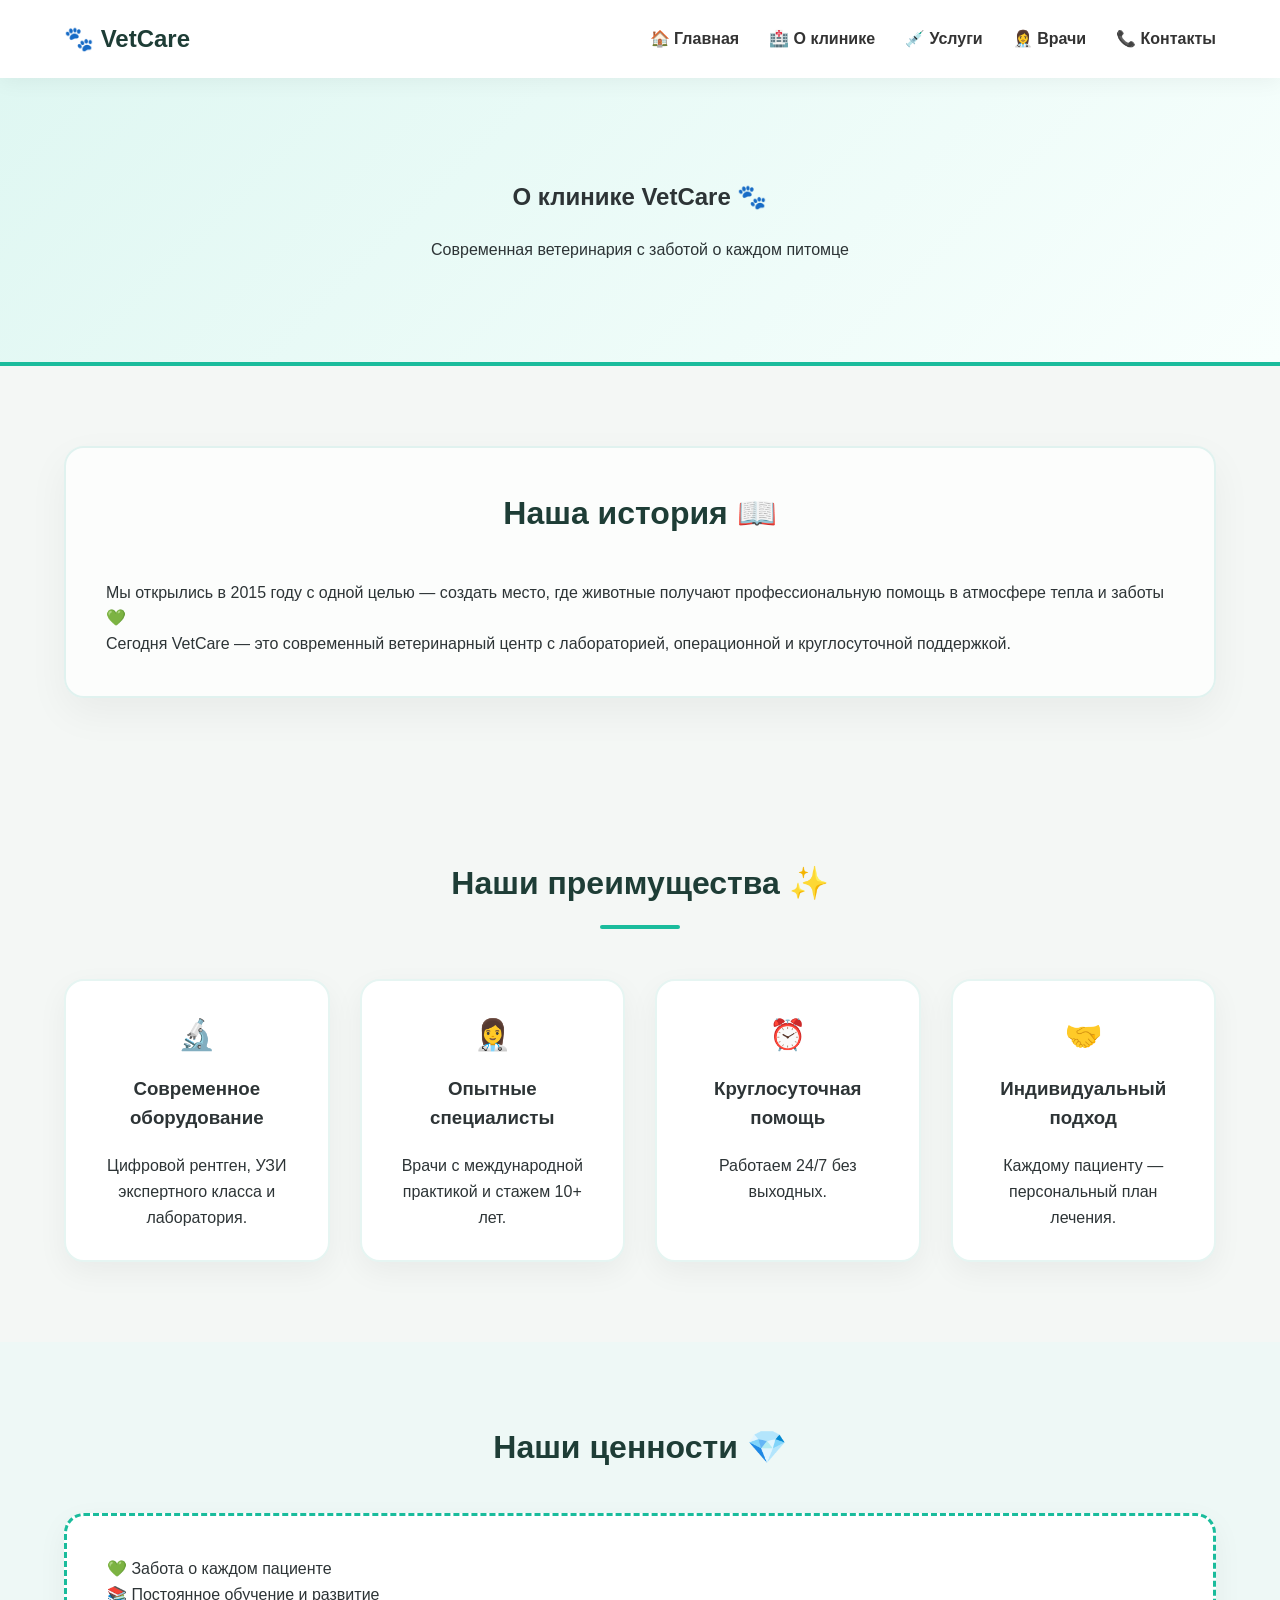
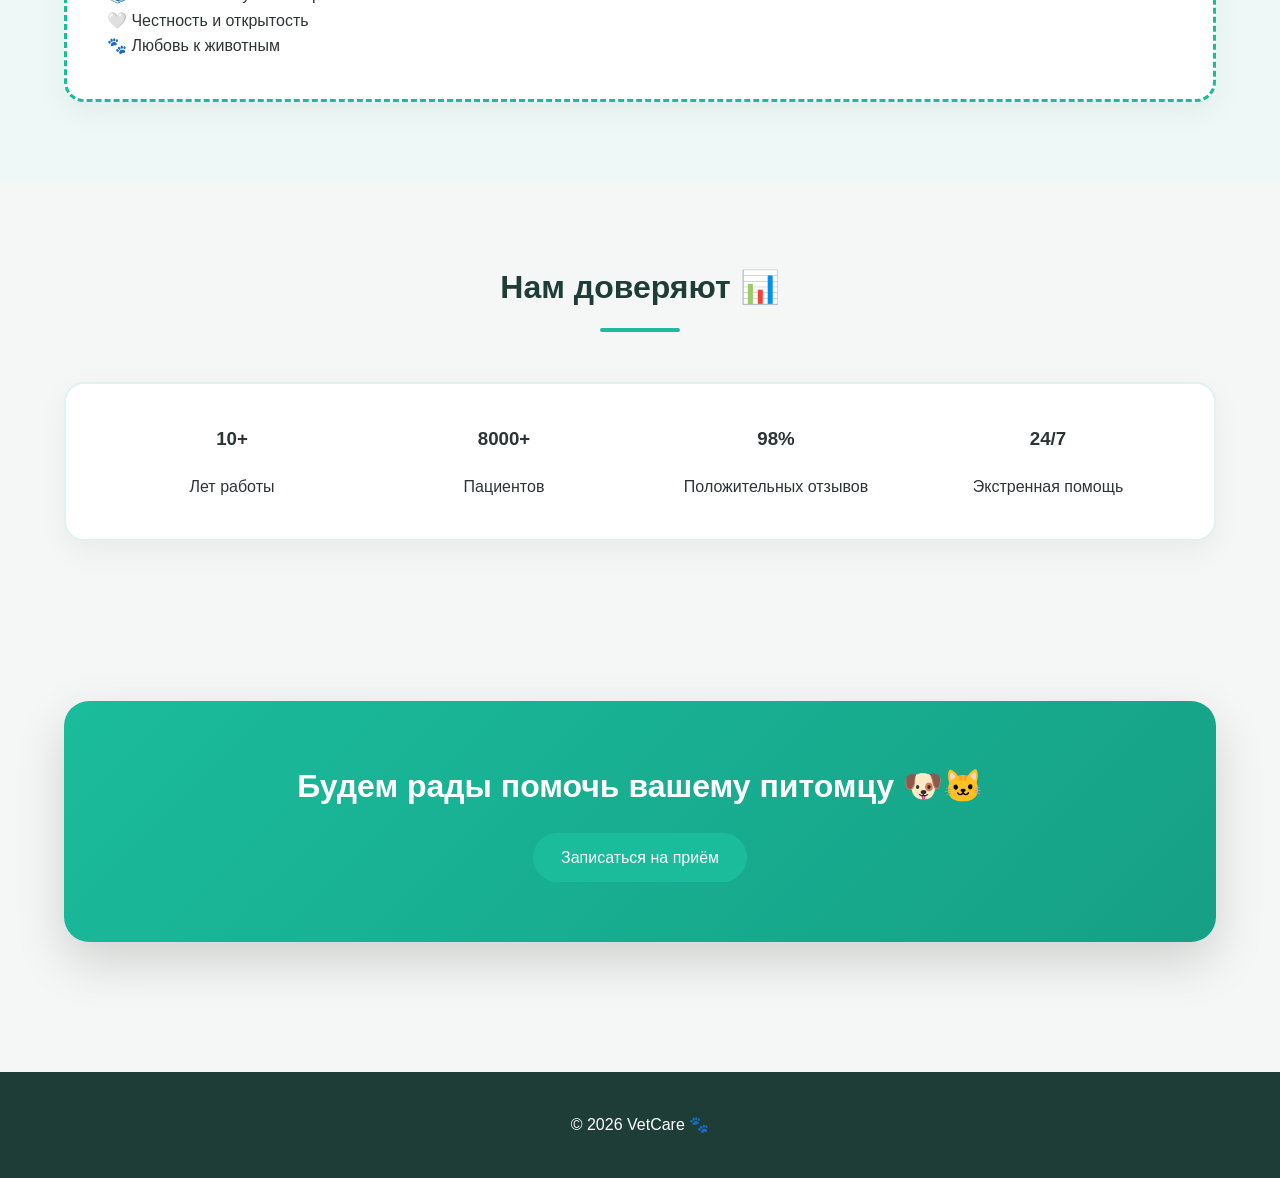
<file: about.html>
<!DOCTYPE html>
<html lang="ru">
<head>
<meta charset="UTF-8">
<meta name="viewport" content="width=device-width, initial-scale=1.0">
<title>О клинике | VetCare</title>
<link rel="stylesheet" href="css/style.css">
</head>
<body>

<header>
<div class="container nav-container">
<div class="logo">🐾 VetCare</div>

<ul class="nav-links">
<li><a href="index.html">🏠 Главная</a></li>
<li><a href="about.html">🏥 О клинике</a></li>
<li><a href="services.html">💉 Услуги</a></li>
<li><a href="doctors.html">👩‍⚕️ Врачи</a></li>
<li><a href="contacts.html">📞 Контакты</a></li>
</ul>

</div>
</header>

<section class="page-hero fancy-hero">
<div class="container">
<h1>О клинике VetCare 🐾</h1>
<p>Современная ветеринария с заботой о каждом питомце</p>
</div>
</section>

<!-- История -->
<section class="section container">
<div class="glass-box">
<h2>Наша история 📖</h2>
<p>
Мы открылись в 2015 году с одной целью — создать место,
где животные получают профессиональную помощь в атмосфере тепла и заботы 💚
</p>
<p>
Сегодня VetCare — это современный ветеринарный центр
с лабораторией, операционной и круглосуточной поддержкой.
</p>
</div>
</section>

<!-- Преимущества -->
<section class="section container">
<h2 class="section-title">Наши преимущества ✨</h2>

<div class="window-grid">

<div class="window-card">
<span>🔬</span>
<h3>Современное оборудование</h3>
<p>Цифровой рентген, УЗИ экспертного класса и лаборатория.</p>
</div>

<div class="window-card">
<span>👩‍⚕️</span>
<h3>Опытные специалисты</h3>
<p>Врачи с международной практикой и стажем 10+ лет.</p>
</div>

<div class="window-card">
<span>⏰</span>
<h3>Круглосуточная помощь</h3>
<p>Работаем 24/7 без выходных.</p>
</div>

<div class="window-card">
<span>🤝</span>
<h3>Индивидуальный подход</h3>
<p>Каждому пациенту — персональный план лечения.</p>
</div>

</div>
</section>

<!-- Ценности -->
<section class="section decorated-section">
<div class="container">
<h2>Наши ценности 💎</h2>

<div class="border-box">
<p>💚 Забота о каждом пациенте</p>
<p>📚 Постоянное обучение и развитие</p>
<p>🤍 Честность и открытость</p>
<p>🐾 Любовь к животным</p>
</div>

</div>
</section>

<!-- Статистика -->
<section class="section container">
<h2 class="section-title">Нам доверяют 📊</h2>

<div class="stats-box">

<div>
<h3>10+</h3>
<p>Лет работы</p>
</div>

<div>
<h3>8000+</h3>
<p>Пациентов</p>
</div>

<div>
<h3>98%</h3>
<p>Положительных отзывов</p>
</div>

<div>
<h3>24/7</h3>
<p>Экстренная помощь</p>
</div>

</div>
</section>

<!-- CTA -->
<section class="section container">
<div class="cta-box">
<h2>Будем рады помочь вашему питомцу 🐶🐱</h2>
<a href="contacts.html" class="btn">Записаться на приём</a>
</div>
</section>

<footer>
<p>© 2026 VetCare 🐾</p>
</footer>

</body>
</html>
</file>
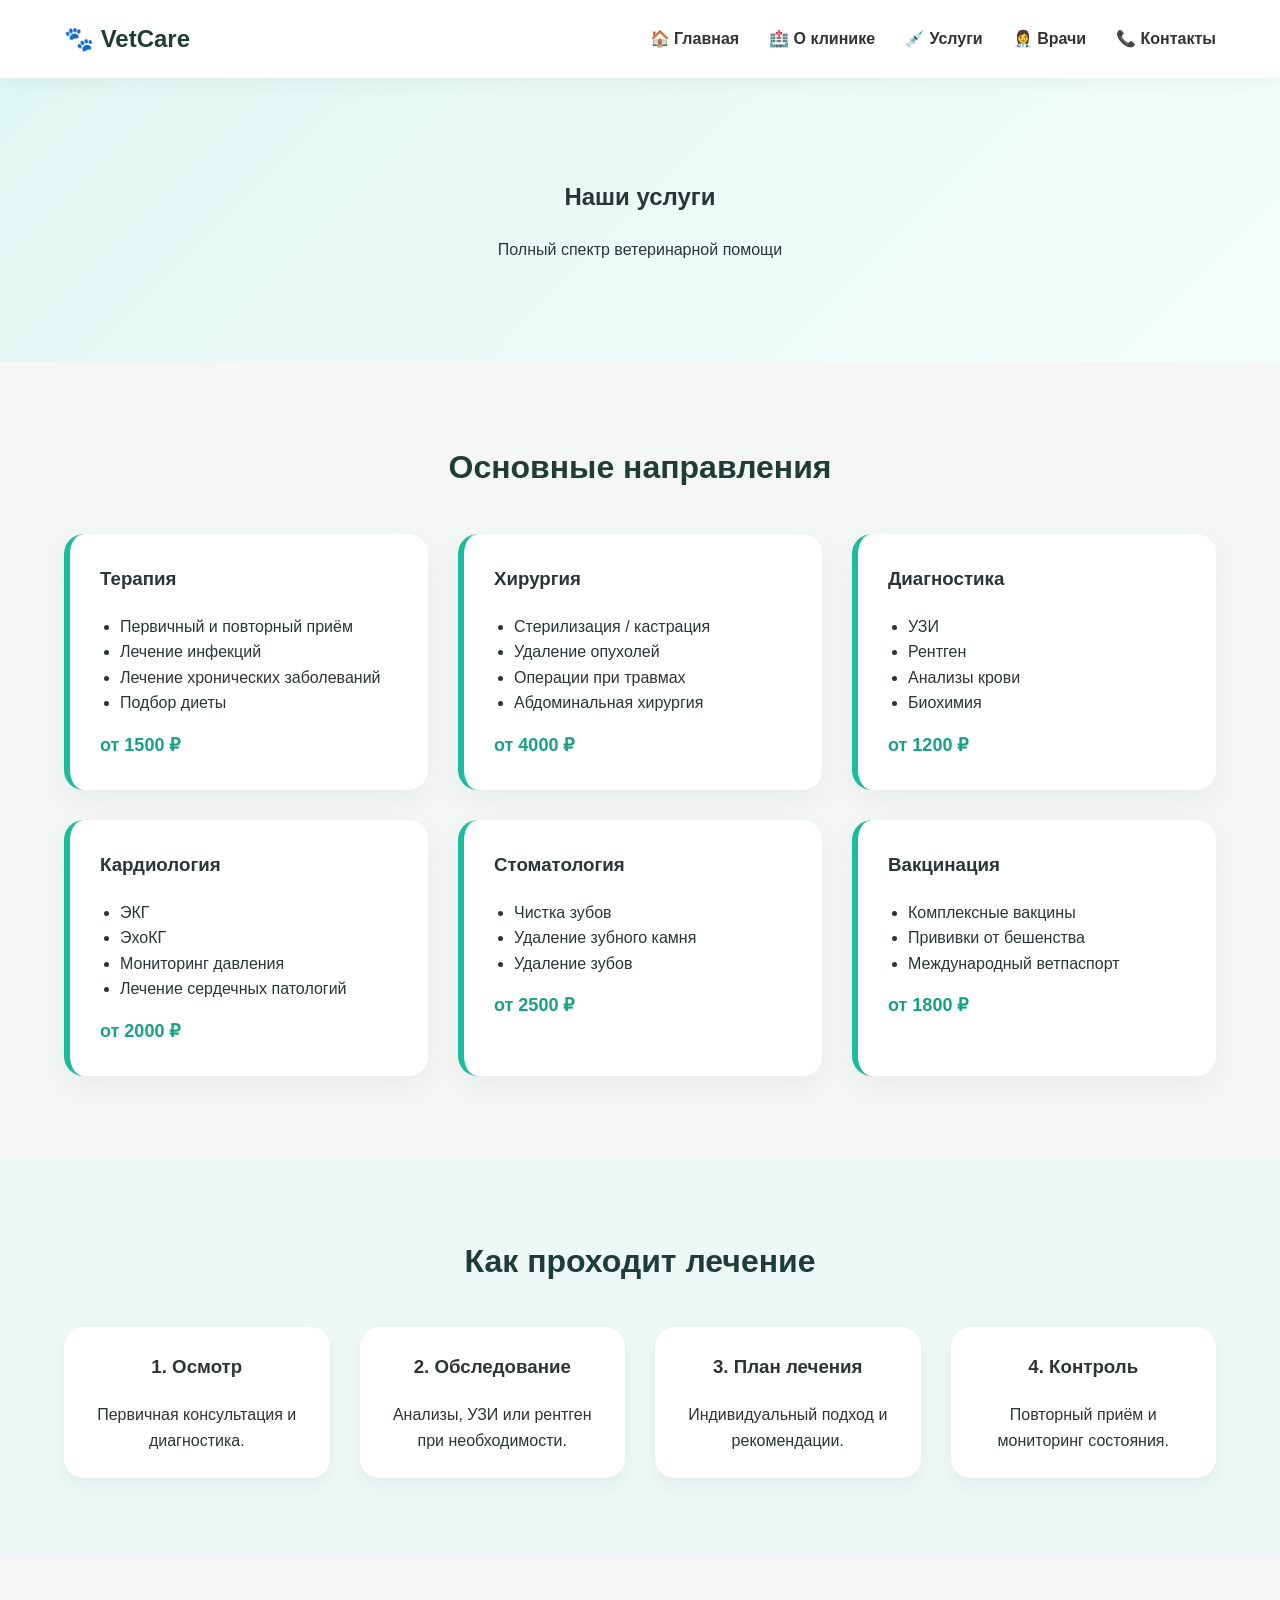
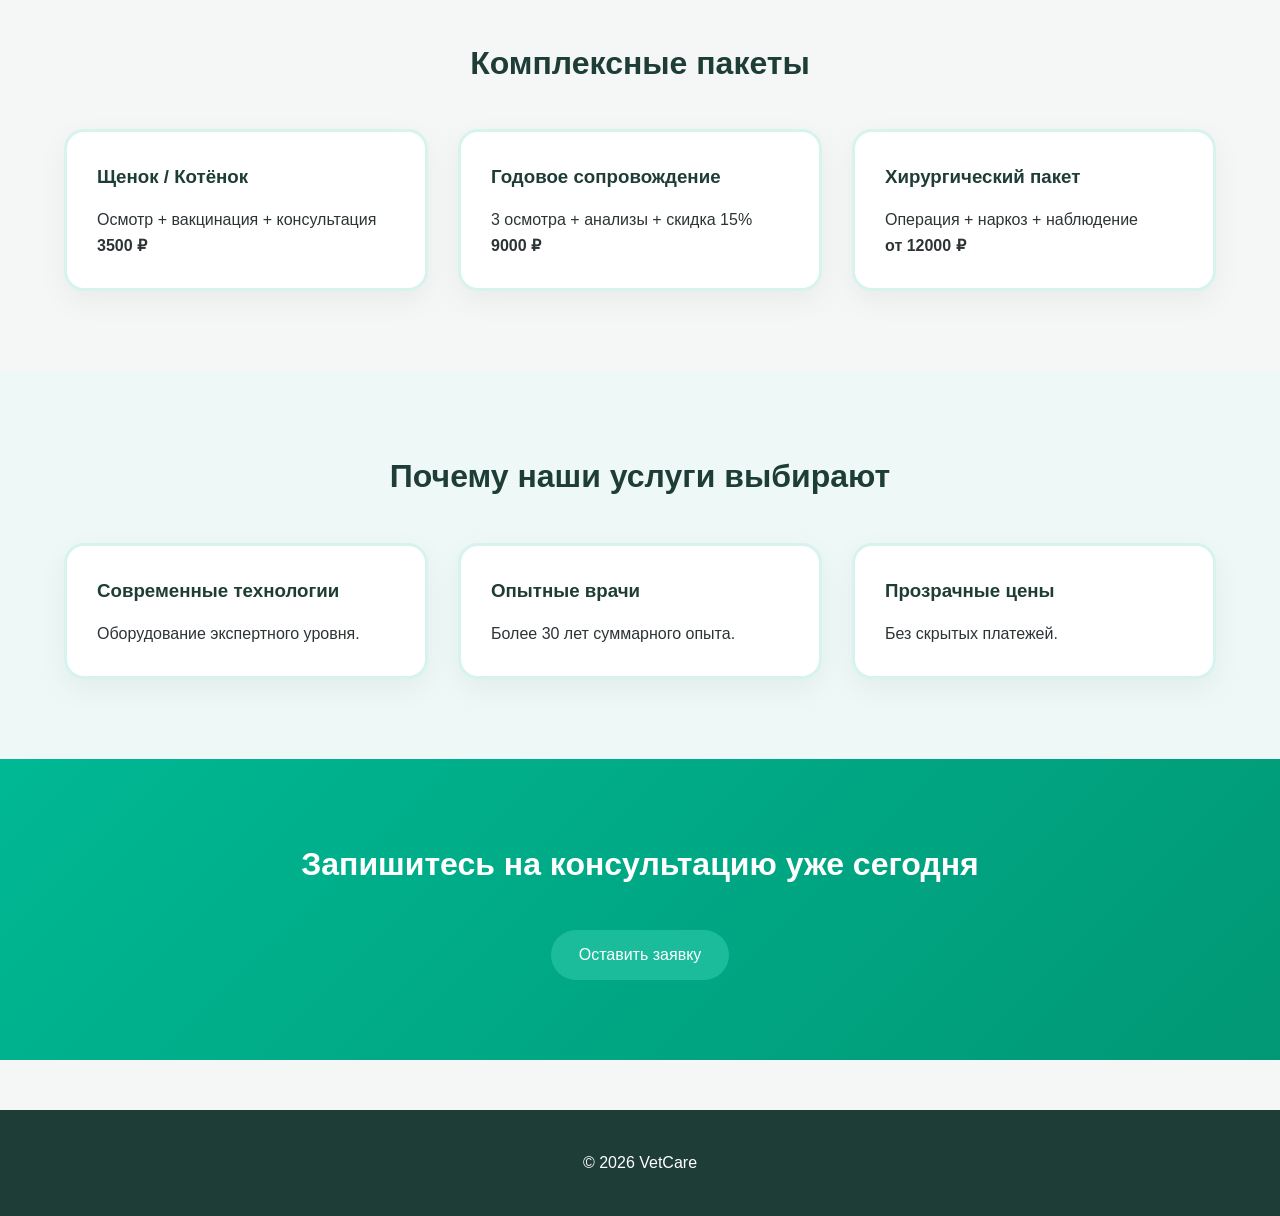
<file: services.html>
<!DOCTYPE html>
<html lang="ru">
<head>
<meta charset="UTF-8">
<meta name="viewport" content="width=device-width, initial-scale=1.0">
<title>Услуги | VetCare</title>
<link rel="stylesheet" href="css/style.css">
</head>
<body>

<header>
<div class="container nav-container">
<div class="logo">🐾 VetCare</div>

<ul class="nav-links">
<li><a href="index.html">🏠 Главная</a></li>
<li><a href="about.html">🏥 О клинике</a></li>
<li><a href="services.html">💉 Услуги</a></li>
<li><a href="doctors.html">👩‍⚕️ Врачи</a></li>
<li><a href="contacts.html">📞 Контакты</a></li>
</ul>

</div>
</header>

<section class="page-hero">
<h1>Наши услуги</h1>
<p>Полный спектр ветеринарной помощи</p>
</section>

<!-- Основные направления -->
<section class="section container">
<h2>Основные направления</h2>

<div class="service-grid">

<div class="service-card">
<h3>Терапия</h3>
<ul>
<li>Первичный и повторный приём</li>
<li>Лечение инфекций</li>
<li>Лечение хронических заболеваний</li>
<li>Подбор диеты</li>
</ul>
<p class="price">от 1500 ₽</p>
</div>

<div class="service-card">
<h3>Хирургия</h3>
<ul>
<li>Стерилизация / кастрация</li>
<li>Удаление опухолей</li>
<li>Операции при травмах</li>
<li>Абдоминальная хирургия</li>
</ul>
<p class="price">от 4000 ₽</p>
</div>

<div class="service-card">
<h3>Диагностика</h3>
<ul>
<li>УЗИ</li>
<li>Рентген</li>
<li>Анализы крови</li>
<li>Биохимия</li>
</ul>
<p class="price">от 1200 ₽</p>
</div>

<div class="service-card">
<h3>Кардиология</h3>
<ul>
<li>ЭКГ</li>
<li>ЭхоКГ</li>
<li>Мониторинг давления</li>
<li>Лечение сердечных патологий</li>
</ul>
<p class="price">от 2000 ₽</p>
</div>

<div class="service-card">
<h3>Стоматология</h3>
<ul>
<li>Чистка зубов</li>
<li>Удаление зубного камня</li>
<li>Удаление зубов</li>
</ul>
<p class="price">от 2500 ₽</p>
</div>

<div class="service-card">
<h3>Вакцинация</h3>
<ul>
<li>Комплексные вакцины</li>
<li>Прививки от бешенства</li>
<li>Международный ветпаспорт</li>
</ul>
<p class="price">от 1800 ₽</p>
</div>

</div>
</section>

<!-- Как проходит лечение -->
<section class="section light-bg">
<div class="container">
<h2>Как проходит лечение</h2>

<div class="steps">
<div>
<h3>1. Осмотр</h3>
<p>Первичная консультация и диагностика.</p>
</div>
<div>
<h3>2. Обследование</h3>
<p>Анализы, УЗИ или рентген при необходимости.</p>
</div>
<div>
<h3>3. План лечения</h3>
<p>Индивидуальный подход и рекомендации.</p>
</div>
<div>
<h3>4. Контроль</h3>
<p>Повторный приём и мониторинг состояния.</p>
</div>
</div>
</div>
</section>

<!-- Пакеты -->
<section class="section container">
<h2>Комплексные пакеты</h2>

<div class="cards">

<div class="card">
<h3>Щенок / Котёнок</h3>
<p>Осмотр + вакцинация + консультация</p>
<strong>3500 ₽</strong>
</div>

<div class="card">
<h3>Годовое сопровождение</h3>
<p>3 осмотра + анализы + скидка 15%</p>
<strong>9000 ₽</strong>
</div>

<div class="card">
<h3>Хирургический пакет</h3>
<p>Операция + наркоз + наблюдение</p>
<strong>от 12000 ₽</strong>
</div>

</div>
</section>

<!-- Почему мы -->
<section class="section light-bg">
<div class="container">
<h2>Почему наши услуги выбирают</h2>

<div class="cards">
<div class="card">
<h3>Современные технологии</h3>
<p>Оборудование экспертного уровня.</p>
</div>

<div class="card">
<h3>Опытные врачи</h3>
<p>Более 30 лет суммарного опыта.</p>
</div>

<div class="card">
<h3>Прозрачные цены</h3>
<p>Без скрытых платежей.</p>
</div>
</div>
</div>
</section>

<!-- CTA -->
<section class="emergency">
<div class="container">
<h2>Запишитесь на консультацию уже сегодня</h2>
<a href="contacts.html" class="btn">Оставить заявку</a>
</div>
</section>

<footer>
<p>© 2026 VetCare</p>
</footer>

</body>
</html>
</file>
<file: css/style.css>
/* ===== БАЗА ===== */

* {
margin: 0;
padding: 0;
box-sizing: border-box;
}

body {
font-family: 'Segoe UI', sans-serif;
background: #f4f7f5;
color: #2d3436;
line-height: 1.6;
}

.container {
width: 90%;
max-width: 1200px;
margin: auto;
}

.section {
padding: 80px 0;
}

h1, h2, h3 {
margin-bottom: 20px;
}

h2 {
text-align: center;
font-size: 32px;
color: #1e3d36;
margin-bottom: 40px;
}

/* ===== HEADER ===== */

header {
background: white;
box-shadow: 0 4px 20px rgba(0,0,0,0.05);
position: sticky;
top: 0;
z-index: 1000;
}

.nav-container {
display: flex;
justify-content: space-between;
align-items: center;
padding: 20px 0;
}

.logo {
font-size: 24px;
font-weight: bold;
color: #1e3d36;
}

.nav-links {
list-style: none;
display: flex;
gap: 30px;
}

.nav-links a {
text-decoration: none;
color: #2d3436;
font-weight: 500;
transition: 0.3s;
}

.nav-links a:hover {
color: #1abc9c;
}

/* ===== HERO ===== */

.hero {
background: linear-gradient(135deg, #1abc9c, #16a085);
color: white;
padding: 140px 0;
text-align: center;
}

.hero h1 {
font-size: 48px;
margin-bottom: 20px;
}

.hero p {
font-size: 18px;
opacity: 0.9;
}

.page-hero {
background: linear-gradient(135deg, #dff7f2, #f6fffc);
padding: 100px 0;
text-align: center;
}

/* ===== КНОПКИ ===== */

.btn {
display: inline-block;
padding: 12px 28px;
background: #1abc9c;
color: white;
border-radius: 30px;
text-decoration: none;
transition: 0.3s;
font-weight: 500;
}

.btn:hover {
background: #16a085;
transform: translateY(-2px);
}

.btn-outline {
background: transparent;
border: 2px solid white;
}

/* ===== КАРТОЧКИ ===== */

.cards {
display: grid;
grid-template-columns: repeat(auto-fit, minmax(280px, 1fr));
gap: 30px;
}

.card {
background: white;
padding: 30px;
border-radius: 20px;
box-shadow: 0 10px 30px rgba(0,0,0,0.07);
transition: 0.3s;
}

.card:hover {
transform: translateY(-6px);
box-shadow: 0 15px 40px rgba(0,0,0,0.12);
}

.card h3 {
color: #1e3d36;
margin-bottom: 15px;
}

/* ===== SERVICE GRID ===== */

.service-grid {
display: grid;
grid-template-columns: repeat(auto-fit, minmax(280px, 1fr));
gap: 30px;
}

.service-card {
background: #ffffff;
padding: 30px;
border-radius: 20px;
box-shadow: 0 10px 30px rgba(0,0,0,0.05);
transition: 0.3s;
border-left: 6px solid #1abc9c;
}

.service-card:hover {
transform: translateY(-6px);
}

.service-card ul {
padding-left: 20px;
margin: 15px 0;
}

.price {
font-weight: bold;
color: #16a085;
font-size: 18px;
}

/* ===== СВЕТЛЫЙ БЛОК ===== */

.light-bg {
background: #eef8f6;
}

/* ===== ЭКСТРЕННАЯ ПОМОЩЬ ===== */

.emergency {
background: linear-gradient(135deg, #00b894, #019875);
color: white;
text-align: center;
padding: 80px 0;
}

.emergency h2 {
color: white;
}

/* ===== ШАГИ ===== */

.steps {
display: grid;
grid-template-columns: repeat(auto-fit, minmax(220px, 1fr));
gap: 30px;
text-align: center;
}

.steps div {
background: white;
padding: 25px;
border-radius: 20px;
box-shadow: 0 8px 20px rgba(0,0,0,0.05);
}

/* ===== ГАЛЕРЕЯ ===== */

.gallery {
display: grid;
grid-template-columns: repeat(auto-fit, minmax(250px, 1fr));
gap: 20px;
}

.gallery img {
width: 100%;
border-radius: 20px;
}

/* ===== СТАТИСТИКА ===== */

.stats {
background: linear-gradient(135deg, #1abc9c, #16a085);
color: white;
padding: 80px 0;
}

.stats-grid {
display: grid;
grid-template-columns: repeat(auto-fit, minmax(200px, 1fr));
text-align: center;
gap: 30px;
}

.stats h3 {
font-size: 40px;
}

/* ===== ФОРМА ===== */

.contact-form {
display: flex;
flex-direction: column;
gap: 20px;
max-width: 500px;
margin: auto;
}

.contact-form input,
.contact-form textarea {
padding: 14px;
border-radius: 12px;
border: 1px solid #dfe6e9;
font-size: 14px;
}

.contact-form textarea {
min-height: 120px;
}

/* ===== FOOTER ===== */

footer {
background: #1e3d36;
color: white;
text-align: center;
padding: 40px 0;
margin-top: 50px;
}
/* ===== HERO с рамкой ===== */

.fancy-hero {
background: linear-gradient(135deg, #dff7f2, #f8fffd);
border-bottom: 4px solid #1abc9c;
}

/* ===== Стеклянный блок ===== */

.glass-box {
background: rgba(255,255,255,0.7);
padding: 40px;
border-radius: 20px;
border: 2px solid #e0f2ef;
box-shadow: 0 15px 40px rgba(0,0,0,0.05);
backdrop-filter: blur(6px);
}

/* ===== Заголовок секции ===== */

.section-title {
text-align: center;
position: relative;
margin-bottom: 50px;
}

.section-title::after {
content: "";
width: 80px;
height: 4px;
background: #1abc9c;
display: block;
margin: 15px auto 0;
border-radius: 4px;
}

/* ===== Окна преимуществ ===== */

.window-grid {
display: grid;
grid-template-columns: repeat(auto-fit, minmax(250px, 1fr));
gap: 30px;
}

.window-card {
background: white;
padding: 30px;
border-radius: 20px;
border: 2px solid #e6f5f2;
box-shadow: 0 10px 30px rgba(0,0,0,0.05);
text-align: center;
transition: 0.3s;
}

.window-card:hover {
transform: translateY(-6px);
border-color: #1abc9c;
}

.window-card span {
font-size: 30px;
display: block;
margin-bottom: 15px;
}

/* ===== Декоративная секция ===== */

.decorated-section {
background: #eef8f6;
padding: 80px 0;
}

.border-box {
background: white;
padding: 40px;
border-radius: 20px;
border: 3px dashed #1abc9c;
box-shadow: 0 10px 30px rgba(0,0,0,0.05);
}

/* ===== Статистика в окне ===== */

.stats-box {
display: grid;
grid-template-columns: repeat(auto-fit, minmax(200px, 1fr));
gap: 20px;
background: white;
padding: 40px;
border-radius: 20px;
border: 2px solid #e0f2ef;
box-shadow: 0 10px 30px rgba(0,0,0,0.05);
text-align: center;
}

/* ===== CTA блок ===== */

.cta-box {
background: linear-gradient(135deg, #1abc9c, #16a085);
padding: 60px;
border-radius: 25px;
text-align: center;
color: white;
box-shadow: 0 20px 50px rgba(0,0,0,0.15);
}

.cta-box h2 {
color: white;
margin-bottom: 20px;
}
/* Акцентная кнопка */
.btn-accent {
background: #ff9f43;
color: white;
border-radius: 30px;
}

.btn-accent:hover {
background: #ff7f00;
}

/* Мягкая кнопка */
.btn-soft {
background: #e8f6f3;
color: #1abc9c;
border-radius: 30px;
}

/* Центровка кнопок */
.center-btn {
text-align: center;
margin-top: 30px;
}

/* Новый блок экстренной помощи */
.emergency-new {
background: linear-gradient(135deg, #5f9cff, #7ed6df);
padding: 80px 0;
color: white;
text-align: center;
}

/* Карточки */
.fancy-cards .card {
border: 2px solid #e6f5f2;
border-radius: 20px;
}

/* Акции */
.promo-grid {
display: grid;
grid-template-columns: repeat(auto-fit, minmax(280px, 1fr));
gap: 30px;
}

.promo-card {
background: white;
padding: 40px;
border-radius: 25px;
box-shadow: 0 15px 40px rgba(0,0,0,0.08);
border: 3px solid #f0f9f7;
transition: 0.3s;
text-align: center;
}

.promo-card:hover {
transform: translateY(-6px);
}

/* Модальное окно */
.modal {
display: none;
position: fixed;
top: 0;
left: 0;
width: 100%;
height: 100%;
background: rgba(0,0,0,0.5);
justify-content: center;
align-items: center;
}

.modal-content {
background: white;
padding: 40px;
border-radius: 25px;
width: 90%;
max-width: 500px;
box-shadow: 0 20px 50px rgba(0,0,0,0.2);
position: relative;
}

.close {
position: absolute;
top: 15px;
right: 20px;
font-size: 24px;
cursor: pointer;
}
/* Кнопки */
/* ===== СВЕТЛЫЕ КНОПКИ ===== */

.btn-main {
  background: #ffffff;
  color: #16a085;
  border: 2px solid #16a085;
  border-radius: 40px;
  padding: 16px 34px;
  font-weight: 600;
  cursor: pointer;
  transition: all 0.3s ease;
  text-decoration: none;
  display: inline-block;
}

.btn-main:hover {
  background: #16a085;
  color: white;
  box-shadow: 0 8px 20px rgba(0,0,0,0.15);
  transform: translateY(-3px);
}
background: #e8f8f5;
transform: translateY(-4px);
box-shadow: 0 10px 25px rgba(0,0,0,0.15);
}

/* Отступы между кнопками */
.hero-buttons {
display: flex;
gap: 20px;
justify-content: center;
margin-top: 25px;
}

.center-btn {
text-align: center;
margin-top: 25px;
}
transform: translateY(-3px);
box-shadow: 0 10px 25px rgba(0,0,0,0.15);
}

/* Центрирование */
.center-btn {
text-align: center;
margin-top: 30px;
}

/* Экстренная помощь */
.emergency-new {
background: linear-gradient(135deg, #1abc9c, #16a085);
padding: 80px 0;
color: white;
text-align: center;
border-top: 5px solid #0f766e;
border-bottom: 5px solid #0f766e;
}

/* Команда */
.team-grid {
display: grid;
grid-template-columns: repeat(auto-fit, minmax(250px, 1fr));
gap: 30px;
}

.team-card {
background: white;
padding: 25px;
border-radius: 20px;
text-align: center;
border: 2px solid #e6f5f2;
box-shadow: 0 10px 30px rgba(0,0,0,0.05);
transition: 0.3s;
}

.team-card:hover {
transform: translateY(-6px);
}

.team-card img {
width: 100%;
aspect-ratio: 1/1;
object-fit: cover;
border-radius: 15px;
margin-bottom: 15px;
}

/* Акции */
.promo-grid {
display: grid;
grid-template-columns: repeat(auto-fit, minmax(280px, 1fr));
gap: 30px;
}

.promo-card {
background: white;
padding: 40px;
border-radius: 25px;
box-shadow: 0 15px 40px rgba(0,0,0,0.08);
border: 3px solid #f0f9f7;
transition: 0.3s;
text-align: center;
}

.promo-card:hover {
transform: translateY(-6px);
}

/* Модальное окно */
.modal {
display: none;
position: fixed;
top: 0;
left: 0;
width: 100%;
height: 100%;
background: rgba(0,0,0,0.5);
justify-content: center;
align-items: center;
}

.modal-content {
background: white;
padding: 40px;
border-radius: 25px;
width: 90%;
max-width: 500px;
box-shadow: 0 20px 50px rgba(0,0,0,0.2);
position: relative;
}

.close {
position: absolute;
top: 15px;
right: 20px;
font-size: 24px;
cursor: pointer;
}
/* Кнопки */
.btn-main {
  background: #ffffff;
  color: #16a085;
  border: 2px solid #16a085;
  border-radius: 40px;
  padding: 16px 34px;
  font-weight: 600;
  cursor: pointer;
  transition: all 0.3s ease;
  text-decoration: none;
  display: inline-block;
}

.btn-main:hover {
  background: #16a085;
  color: white;
  box-shadow: 0 8px 20px rgba(0,0,0,0.15);
  transform: translateY(-3px);
}
transform: translateY(-4px);
box-shadow: 0 15px 35px rgba(0,0,0,0.2);
}

/* Hero стеклянный */
.hero-box {
background: rgba(255,255,255,0.15);
padding: 60px;
border-radius: 30px;
border: 3px solid rgba(255,255,255,0.6);
backdrop-filter: blur(6px);
}

/* Центрирование */
.center-btn {
text-align: center;
margin-top: 30px;
}

/* Карточки */
.card {
background: white;
padding: 30px;
border-radius: 20px;
border: 3px solid #d7f3ee;
box-shadow: 0 10px 30px rgba(0,0,0,0.05);
transition: 0.3s;
}

.card:hover {
transform: translateY(-6px);
border-color: #1abc9c;
}

/* Экстренная помощь */
.emergency-new {
background: linear-gradient(135deg, #1abc9c, #16a085);
padding: 80px 0;
color: white;
text-align: center;
border-top: 5px solid #0f766e;
border-bottom: 5px solid #0f766e;
}

/* Команда */
.team-grid {
display: grid;
grid-template-columns: repeat(auto-fit, minmax(250px, 1fr));
gap: 30px;
}

.team-card {
background: white;
padding: 25px;
border-radius: 20px;
text-align: center;
border: 3px solid #c8ebe6;
box-shadow: 0 12px 30px rgba(0,0,0,0.06);
transition: 0.3s;
}

.team-card:hover {
transform: translateY(-6px);
}

.team-card img {
width: 100%;
aspect-ratio: 1/1;
object-fit: cover;
border-radius: 15px;
margin-bottom: 15px;
}

/* Акции */
.promo-grid {
display: grid;
grid-template-columns: repeat(auto-fit, minmax(280px, 1fr));
gap: 30px;
}

.promo-card {
background: white;
padding: 40px;
border-radius: 25px;
box-shadow: 0 15px 40px rgba(0,0,0,0.08);
border: 4px solid #d9f5f1;
transition: 0.3s;
text-align: center;
}

.promo-card:hover {
transform: translateY(-6px);
}

/* Модальное окно */
.modal {
display: none;
position: fixed;
top: 0;
left: 0;
width: 100%;
height: 100%;
background: rgba(0,0,0,0.5);
justify-content: center;
align-items: center;
}

.modal-content {
background: white;
padding: 40px;
border-radius: 25px;
width: 90%;
max-width: 500px;
box-shadow: 0 20px 50px rgba(0,0,0,0.2);
position: relative;
border: 4px solid #1abc9c;
}

.close {
position: absolute;
top: 15px;
right: 20px;
font-size: 24px;
cursor: pointer;
}
/* Hero — отступ кнопок вниз */
.hero-buttons {
margin-top: 40px;   /* главный отступ вниз */
display: flex;
gap: 20px;
justify-content: center;
flex-wrap: wrap;
}

/* Немного воздуха между заголовком и текстом */
.hero-box h1 {
margin-bottom: 20px;
}

/* Немного воздуха перед кнопками */
.hero-box p {
margin-bottom: 10px;
}
/* Отступ кнопок в блоке Акции */
.promo-card button {
margin-top: 25px;   /* опускаем кнопку ниже текста */
}
/* Врачи */
.doctor-grid {
display: grid;
grid-template-columns: repeat(auto-fit, minmax(300px, 1fr));
gap: 40px;
}

.doctor-card {
background: white;
padding: 30px;
border-radius: 25px;
border: 3px solid #d7f3ee;
box-shadow: 0 15px 35px rgba(0,0,0,0.05);
transition: 0.3s;
display: flex;
flex-direction: column;
}

.doctor-card:hover {
transform: translateY(-8px);
border-color: #1abc9c;
}

.doctor-card img {
width: 100%;
aspect-ratio: 1/1;
object-fit: cover;
border-radius: 20px;
margin-bottom: 20px;
}

.doctor-role {
color: #1abc9c;
font-weight: 600;
margin-bottom: 10px;
}

.skills {
display: flex;
gap: 10px;
flex-wrap: wrap;
margin: 15px 0;
}

.skills span {
background: #e8f6f3;
padding: 6px 12px;
border-radius: 20px;
font-size: 14px;
}

.schedule {
background: #f7fbfa;
padding: 15px;
border-radius: 15px;
margin-top: 10px;
}

.achievements {
margin-top: 10px;
font-weight: 500;
color: #16a085;
}

.steps-grid {
display: grid;
grid-template-columns: repeat(auto-fit, minmax(250px, 1fr));
gap: 30px;
}

.step-card {
background: white;
padding: 25px;
border-radius: 20px;
border: 3px solid #d7f3ee;
text-align: center;
box-shadow: 0 10px 25px rgba(0,0,0,0.05);
}/* Статус */
.doctor-status {
background: #e8f6f3;
color: #0f766e;
padding: 6px 12px;
border-radius: 20px;
font-size: 14px;
margin-bottom: 10px;
display: inline-block;
}

/* Рейтинг */
.rating {
margin: 10px 0;
font-weight: 600;
color: #f4b400;
}

.rating span {
color: #333;
font-weight: normal;
margin-left: 5px;
}

/* Сертификаты */
.certificates {
margin-top: 10px;
background: #f7fbfa;
padding: 10px;
border-radius: 10px;
}

/* Отзывы */
.reviews {
margin-top: 15px;
background: #f0faf8;
padding: 15px;
border-radius: 15px;
}

.reviews h4 {
margin-bottom: 8px;
}

/* Бронирование */
.booking {
margin-top: 15px;
}

.booking select {
width: 100%;
padding: 8px;
border-radius: 10px;
border: 2px solid #d7f3ee;
margin-top: 5px;
}
.doctor-grid {
display: grid;
grid-template-columns: repeat(3, 1fr);
gap: 40px;
}

@media (max-width: 1024px) {
.doctor-grid {
grid-template-columns: repeat(2, 1fr);
}
}

@media (max-width: 768px) {
.doctor-grid {
grid-template-columns: 1fr;
}
}
.doctor-grid {
display: grid;
grid-template-columns: repeat(3, 1fr);
gap: 40px;
}

@media (max-width: 1024px) {
.doctor-grid {
grid-template-columns: repeat(2, 1fr);
}
}

@media (max-width: 768px) {
.doctor-grid {
grid-template-columns: 1fr;
}
}

.doctor-card {
background: white;
padding: 30px;
border-radius: 20px;
border: 2px solid #d7f3ee;
box-shadow: 0 10px 30px rgba(0,0,0,0.05);
display: flex;
flex-direction: column;
}

.doctor-card img {
width: 100%;
aspect-ratio: 1/1;
object-fit: cover;
border-radius: 15px;
margin: 15px 0;
}

.doctor-status {
background: #e8f6f3;
color: #0f766e;
padding: 6px 12px;
border-radius: 20px;
font-size: 14px;
display: inline-block;
}

.rating {
margin: 10px 0;
color: #f4b400;
font-weight: bold;
}

.rating span {
color: #333;
font-weight: normal;
margin-left: 5px;
}

.schedule {
background: #f7fbfa;
padding: 15px;
border-radius: 12px;
margin-top: 15px;
}

.doctor-actions {
margin-top: 25px;
display: flex;
gap: 15px;
justify-content: center;
}

.btn-main, .btn-outline {
padding: 12px 22px;
border-radius: 12px;
border: 2px solid #1abc9c;
cursor: pointer;
font-weight: 600;
transition: 0.3s;
}

.btn-main {
background: #1abc9c;
color: white;
}

.btn-main:hover {
background: #16a085;
}

.btn-outline {
background: white;
color: #1abc9c;
}

.btn-outline:hover {
background: #e8f6f3;
}

/* Модальное окно */
.modal {
display: none;
position: fixed;
z-index: 999;
left: 0;
top: 0;
width: 100%;
height: 100%;
background: rgba(0,0,0,0.5);
justify-content: center;
align-items: center;
}

.modal-content {
background: white;
padding: 40px;
border-radius: 20px;
width: 400px;
max-width: 90%;
position: relative;
box-shadow: 0 20px 50px rgba(0,0,0,0.2);
}

.modal-content input,
.modal-content textarea {
width: 100%;
padding: 10px;
margin: 10px 0;
border-radius: 10px;
border: 2px solid #d7f3ee;
}

.close {
position: absolute;
top: 15px;
right: 20px;
font-size: 22px;
cursor: pointer;
}

.success-message {
display: none;
text-align: center;
font-size: 18px;
color: #1abc9c;
margin-top: 20px;
}
.nav-links a {
text-decoration: none;
font-weight: 600;
color: #333;
transition: 0.3s;
display: flex;
align-items: center;
gap: 6px;
}

.nav-links a:hover {
color: #1abc9c;
}
/* ===== Современные кнопки ===== */

block;

.btn-main:hover {
transform: translateY(-5px);
box-shadow: 0 15px 40px rgba(26,188,156,0.6);
}

.hero-buttons .b.btn-main {
background: linear-gradient(135deg, #1abc9c, #16a085);
color: white;
padding: 16px 32px;
border-radius: 18px;
border: none;
font-weight: 700;
cursor: pointer;
box-shadow: 0 10px 30px rgba(26,188,156,0.4);
transition: all 0.3s ease;
text-decoration: none;
display: inline-tn-main {
animation: glow 2s infinite alternate;
}

@keyframes glow {
from {
box-shadow: 0 10px 30px rgba(26,188,156,0.4);
}
to {
box-shadow: 0 18px 50px rgba(26,188,156,0.7);
}
}
</file>
